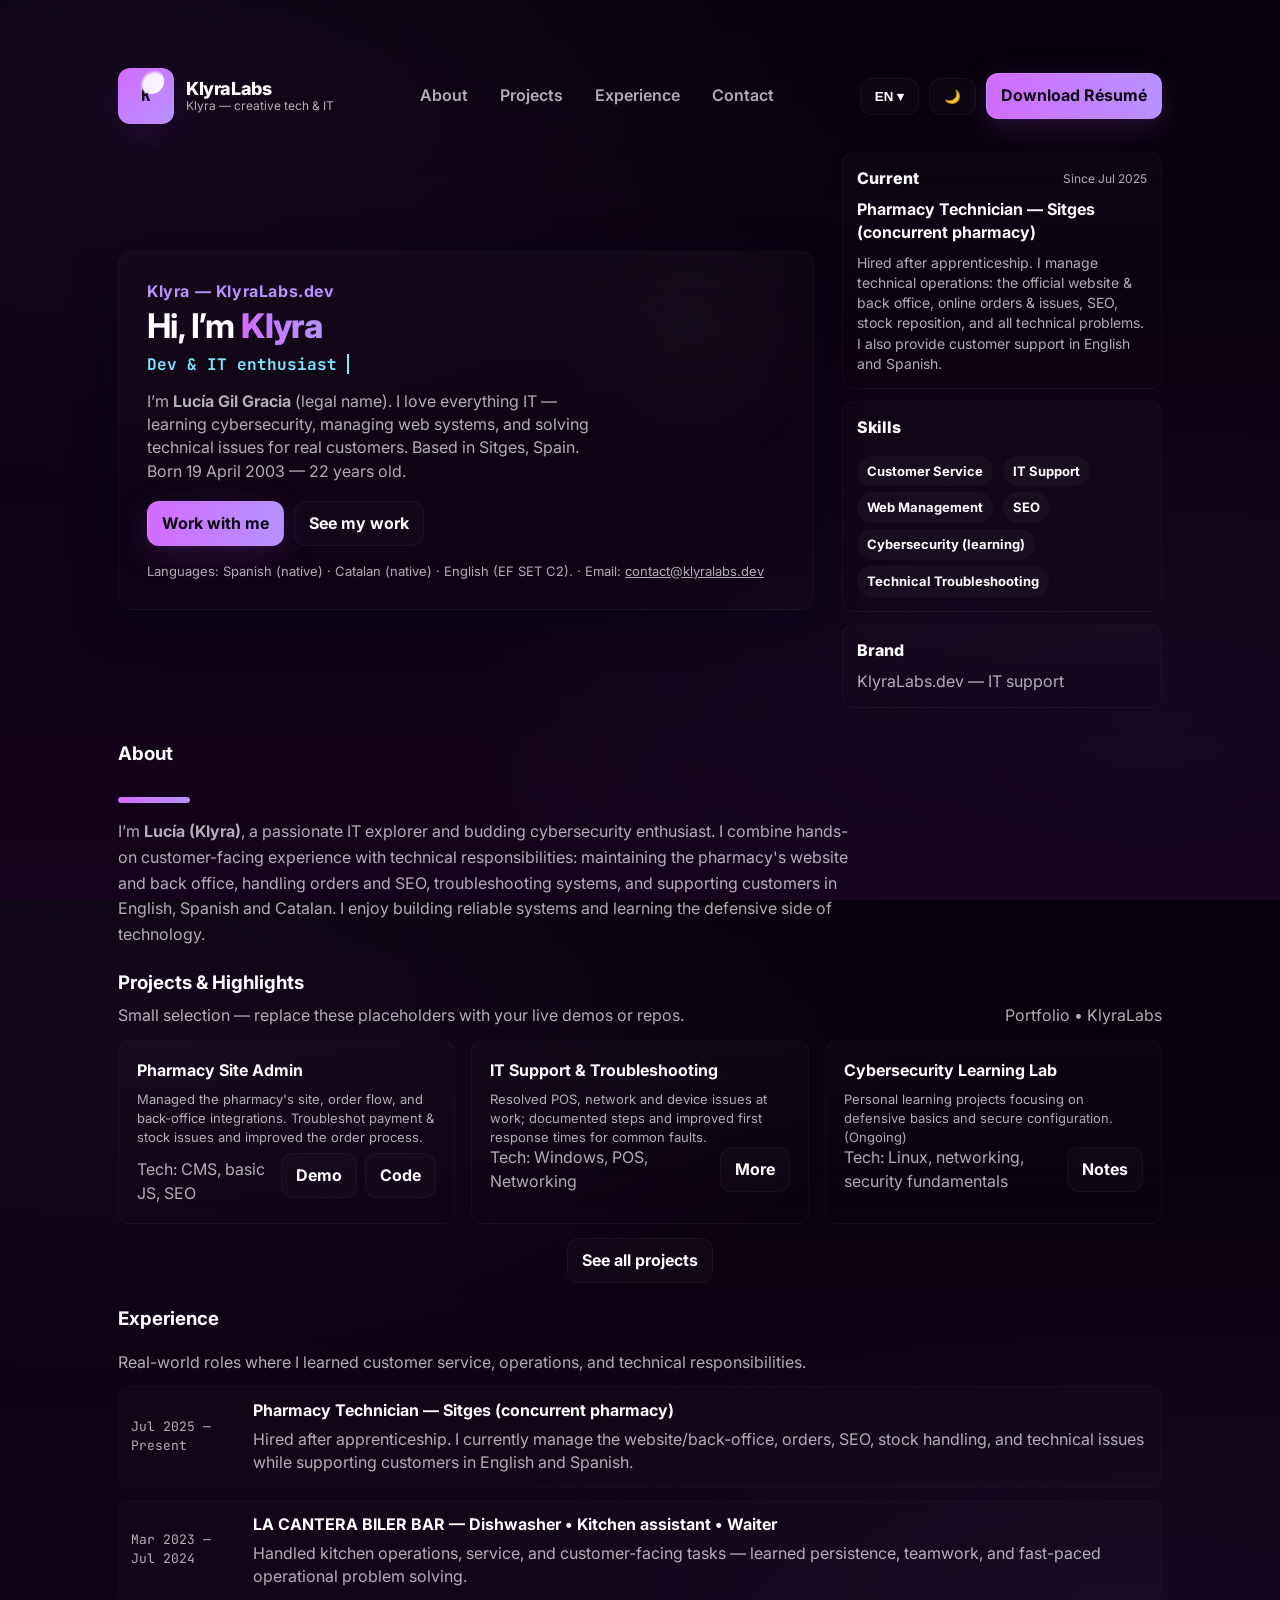
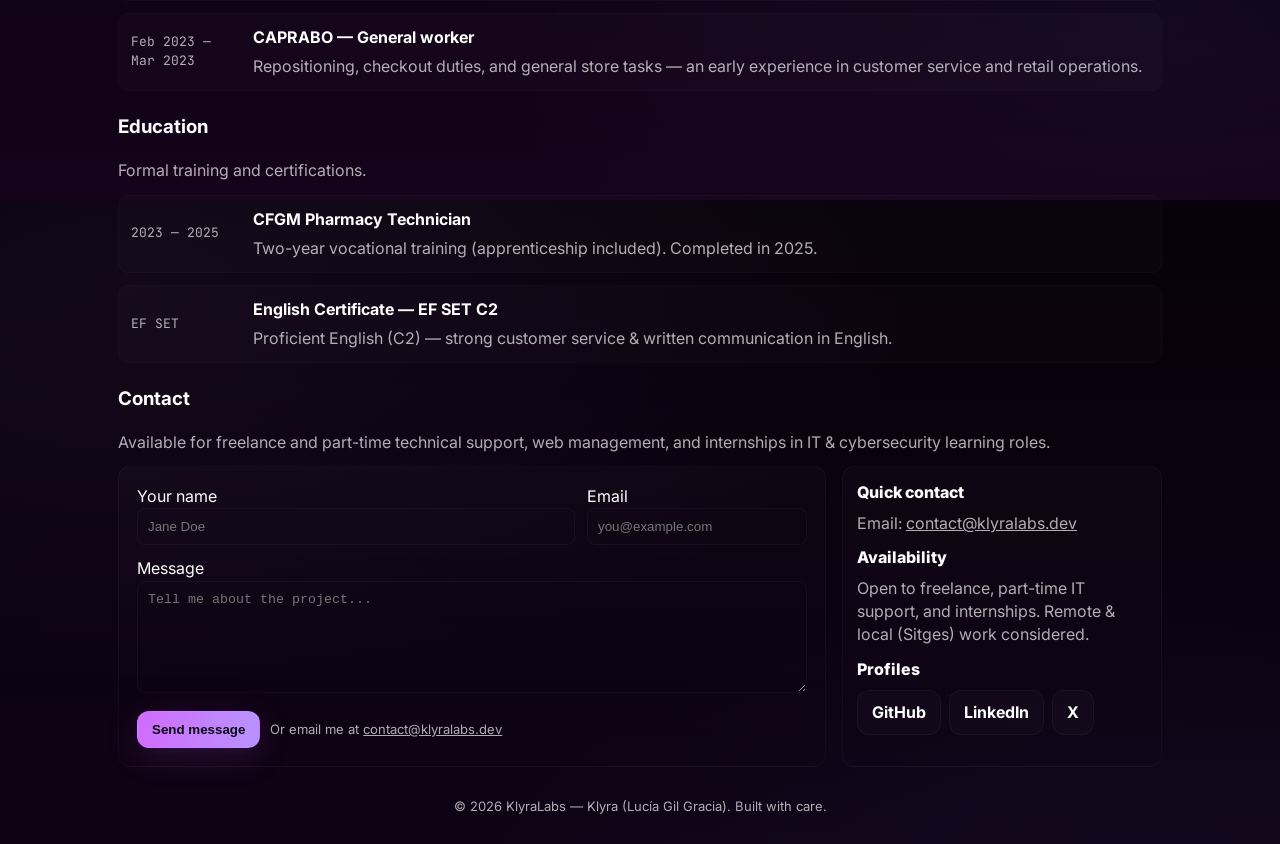
<file: index.html>
<!doctype html>
<html lang="en">
<head>
  <meta charset="utf-8" />
  <meta name="viewport" content="width=device-width,initial-scale=1" />
  <title>KlyraLabs — Klyra (Lucía Gil Gracia)</title>
  <meta name="description" content="KlyraLabs — Klyra. Dev & IT enthusiast exploring cybersecurity. Portfolio of Lucía Gil Gracia." />
  <link href="https://fonts.googleapis.com/css2?family=Inter:wght@300;400;600;700;800&family=JetBrains+Mono:wght@400;600&display=swap" rel="stylesheet">
  <style>
    :root{
      --bg-0: #06010a;
      --bg-1: #14031a;
      --panel: rgba(255,255,255,0.03);
      --muted: rgba(255,255,255,0.68);
      --neon-mag: #d16cff;      /* magenta */
      --neon-lav: #b892ff;      /* lavender */
      --neon-cyan: #7ee7ff;
      --accent-glow: 0 8px 34px rgba(209,108,255,0.15), 0 2px 8px rgba(124,58,237,0.08);
      --radius: 14px;
      --max-width: 1100px;
      font-family: "Inter", system-ui, -apple-system, "Segoe UI", Roboto, Arial;
      color-scheme: dark;
    }
    *{box-sizing:border-box}
    html,body{height:100%}
    body{
      margin:0;
      background:
        radial-gradient(800px 400px at 10% 10%, rgba(209,108,255,0.06), transparent),
        radial-gradient(700px 350px at 90% 80%, rgba(124,146,255,0.04), transparent),
        linear-gradient(180deg,var(--bg-0),var(--bg-1));
      color:#fff;
      -webkit-font-smoothing:antialiased;
      -moz-osx-font-smoothing:grayscale;
      font-size:16px;
      line-height:1.45;
    }

    .wrap{
      max-width:var(--max-width);
      margin:40px auto;
      padding:28px;
    }

    /* Header */
    header{ display:flex; gap:16px; align-items:center; justify-content:space-between; margin-bottom:28px; }
    .brand{ display:flex; gap:12px; align-items:center; text-decoration:none; color:inherit; }
    .logo {
      width:56px;
      height:56px;
      border-radius:12px;
      background: linear-gradient(135deg,var(--neon-mag),var(--neon-lav));
      display:grid;
      place-items:center;
      box-shadow: 0 8px 30px rgba(98,33,161,0.25), 0 2px 6px rgba(0,0,0,0.6);
      position:relative;
      overflow:visible;
    }
    /* crescent moon motif */
    .logo::after{
      content:"";
      position:absolute;
      width:26px; height:26px;
      border-radius:50%;
      background: rgba(255,255,255,0.95);
      right:10px; top:10px;
      transform: translate(4px,-6px);
      mix-blend-mode:screen;
      filter: blur(1px);
      opacity:0.95;
      box-shadow: 0 6px 18px rgba(177,98,255,0.16);
      clip-path: circle(50% at 35% 35%);
    }
    .logo span{ font-weight:800; font-family: "JetBrains Mono", monospace; color:#0a0014; }

    .brand .title{ line-height:1; }
    .brand .title .main{ font-weight:800; font-size:18px; letter-spacing:-0.4px; }
    .brand .title .sub{ font-size:12px; color:var(--muted); margin-top:2px; }

    nav{ display:flex; gap:12px; align-items:center; }
    .nav-link{ color:var(--muted); text-decoration:none; font-weight:600; padding:8px 10px; border-radius:10px; }
    .nav-link:hover{ color:#fff; transform:translateY(-2px); }

    .controls{ display:flex; gap:10px; align-items:center; }

    .btn{
      display:inline-flex; gap:10px; align-items:center;
      padding:10px 14px; border-radius:12px; text-decoration:none; color:inherit;
      background: rgba(255,255,255,0.02); border:1px solid rgba(255,255,255,0.04);
      font-weight:700; cursor:pointer;
    }
    .btn.neon{
      background: linear-gradient(90deg,var(--neon-mag),var(--neon-lav));
      color:#0b0710; box-shadow: var(--accent-glow);
    }

    /* Hero */
    .hero{
      display:grid;
      grid-template-columns: 1fr 320px;
      gap:28px;
      align-items:center;
      margin-bottom:32px;
    }
    .hero-card{
      background: linear-gradient(180deg, rgba(255,255,255,0.02), transparent);
      padding:28px;
      border-radius:var(--radius);
      box-shadow: 0 10px 40px rgba(2,6,23,0.6);
      position:relative;
      overflow:hidden;
      min-height:230px;
      border: 1px solid rgba(255,255,255,0.03);
    }
    .moon-deco{
      position:absolute; right:-120px; top:-40px; width:360px; height:360px; border-radius:50%;
      background: radial-gradient(circle at 30% 35%, rgba(255,255,255,0.06), rgba(209,108,255,0.02) 30%, transparent 40%);
      filter: blur(36px); transform:rotate(8deg);
      opacity:0.6; pointer-events:none;
    }

    .eyebrow{ color:var(--neon-lav); font-weight:700; letter-spacing:0.6px; }
    h1{ margin:6px 0 6px 0; font-size:34px; line-height:1; letter-spacing:-0.6px; }
    .hero-sub{ color:var(--muted); max-width:70%; margin-top:10px; }

    .role{
      margin-top:10px; display:flex; gap:10px; align-items:center; color:var(--neon-cyan);
      font-weight:700; font-family:"JetBrains Mono", monospace;
    }
    .cursor{ width:2px; height:20px; background:currentColor; animation:blink 1s infinite; }
    @keyframes blink{ 50% { opacity:0 } }

    /* right column */
    .side-card{ display:flex; flex-direction:column; gap:12px; }
    .mini{ background: linear-gradient(180deg, rgba(255,255,255,0.02), transparent); padding:14px; border-radius:12px; border: 1px solid rgba(255,255,255,0.03); }

    .pill{ display:inline-block; padding:6px 10px; margin:6px 6px 0 0; border-radius:999px; background: rgba(255,255,255,0.03); font-weight:700; font-size:13px; }

    /* sections */
    section{ margin-top:22px; }
    .section-grid{ display:grid; grid-template-columns: repeat(3,1fr); gap:16px; margin-top:12px; }
    .card{ padding:18px; border-radius:12px; background: linear-gradient(180deg, rgba(255,255,255,0.02), transparent); border:1px solid rgba(255,255,255,0.03); }

    .project{ transition: transform .22s, box-shadow .22s; }
    .project:hover{ transform: translateY(-10px); box-shadow: 0 24px 60px rgba(5,6,10,0.7); }

    .timeline{ display:flex; flex-direction:column; gap:12px; margin-top:12px; }
    .timeline-item{ display:grid; grid-template-columns:110px 1fr; gap:12px; align-items:center; padding:12px; border-radius:10px; background: rgba(255,255,255,0.015); border:1px solid rgba(255,255,255,0.02); }
    .date{ font-family:"JetBrains Mono", monospace; color:var(--muted); font-size:13px; }

    .muted{ color:var(--muted) }

    footer{ margin-top:30px; text-align:center; color:var(--muted); font-size:13px; }

    /* reveal */
    .reveal{ opacity:0; transform:translateY(10px); transition: all .7s cubic-bezier(.2,.9,.2,1); }
    .reveal.visible{ opacity:1; transform:none; }

    /* responsive */
    @media (max-width: 980px){
      .hero{ grid-template-columns:1fr; }
      .section-grid{ grid-template-columns: repeat(2,1fr); }
    }
    @media (max-width:640px){
      .section-grid{ grid-template-columns:1fr; }
      header{ flex-direction:column; align-items:flex-start; gap:12px; }
      .logo{ width:48px; height:48px; }
      h1{ font-size:26px; }
      .hero-sub{ max-width:100%; }
    }

    /* small utilities */
    a:focus, button:focus, input:focus, textarea:focus { outline:none; box-shadow: 0 0 0 4px rgba(177,98,255,0.10); border-radius:10px; }
    .underline{ height:6px; width:72px; border-radius:8px; background: linear-gradient(90deg,var(--neon-mag),var(--neon-lav)); display:inline-block; margin-top:8px; }
  </style>
</head>
<body>
  <div class="wrap" id="top" data-theme="dark">
    <header>
      <a class="brand" href="#top" aria-label="KlyraLabs home">
        <div class="logo" aria-hidden="true"><span>K</span></div>
        <div class="title">
          <div class="main">KlyraLabs</div>
          <div class="sub">Klyra — creative tech & IT</div>
        </div>
      </a>

      <nav aria-label="Main navigation">
        <a class="nav-link" href="#about">About</a>
        <a class="nav-link" href="#projects">Projects</a>
        <a class="nav-link" href="#experience">Experience</a>
        <a class="nav-link" href="#contact">Contact</a>
      </nav>

      <div class="controls">
        <!-- Language toggle placeholder -->
        <button id="langToggle" class="btn" aria-pressed="false" title="Language toggle">EN ▾</button>

        <button id="themeToggle" class="btn" title="Toggle theme">🌙</button>

        <a id="resumeBtn" class="btn neon" href="#" download="Klyra_Resume.txt" title="Download résumé (placeholder)">Download Résumé</a>
      </div>
    </header>

    <!-- HERO -->
    <main>
      <section class="hero">
        <div class="hero-card reveal">
          <div class="moon-deco" aria-hidden="true"></div>

          <div class="eyebrow">Klyra — KlyraLabs.dev</div>
          <h1>Hi, I’m <span style="background:linear-gradient(90deg,var(--neon-mag),var(--neon-lav)); -webkit-background-clip:text; color:transparent; font-weight:800;">Klyra</span></h1>

          <div class="role">
            <div id="typeText">Dev & IT enthusiast</div>
            <div class="cursor" aria-hidden="true"></div>
          </div>

          <p class="hero-sub" style="margin-top:14px;">
            I’m <strong>Lucía Gil Gracia</strong> (legal name). I love everything IT — learning cybersecurity, managing web systems, and solving technical issues for real customers. Based in Sitges, Spain. Born 19 April 2003 — 22 years old.
          </p>

          <div style="margin-top:18px; display:flex; gap:10px; align-items:center;">
            <a class="btn neon" href="#contact">Work with me</a>
            <a class="btn" href="#projects">See my work</a>
          </div>

          <div style="margin-top:16px; color:var(--muted); font-size:13px;">
            Languages: Spanish (native) · Catalan (native) · English (EF SET C2). · Email: <a href="mailto:contact@klyralabs.dev" style="color:inherit; text-decoration:underline;">contact@klyralabs.dev</a>
          </div>
        </div>

        <aside class="side-card">
          <div class="mini reveal">
            <div style="display:flex; justify-content:space-between; align-items:center;">
              <div style="font-weight:800">Current</div>
              <div style="font-size:12px; color:var(--muted)">Since Jul 2025</div>
            </div>
            <div style="margin-top:8px; font-weight:700">Pharmacy Technician — Sitges (concurrent pharmacy)</div>
            <div class="muted" style="margin-top:8px; font-size:14px;">
              Hired after apprenticeship. I manage technical operations: the official website & back office, online orders & issues, SEO, stock reposition, and all technical problems. I also provide customer support in English and Spanish.
            </div>
          </div>

          <div class="mini reveal">
            <div style="font-weight:800">Skills</div>
            <div style="margin-top:10px">
              <span class="pill">Customer Service</span>
              <span class="pill">IT Support</span>
              <span class="pill">Web Management</span>
              <span class="pill">SEO</span>
              <span class="pill">Cybersecurity (learning)</span>
              <span class="pill">Technical Troubleshooting</span>
            </div>
          </div>

          <div class="mini reveal" aria-hidden="true">
            <div style="font-weight:800">Brand</div>
            <div class="muted" style="margin-top:8px">KlyraLabs.dev — IT support</div>
          </div>
        </aside>
      </section>

      <!-- ABOUT -->
      <section id="about" aria-labelledby="aboutTitle">
        <h3 id="aboutTitle">About</h3>
        <span class="underline" aria-hidden="true"></span>
        <div class="muted" style="margin-top:10px; max-width:70%; line-height:1.6;">
          I’m <strong>Lucía (Klyra)</strong>, a passionate IT explorer and budding cybersecurity enthusiast. I combine hands-on customer-facing experience with technical responsibilities: maintaining the pharmacy's website and back office, handling orders and SEO, troubleshooting systems, and supporting customers in English, Spanish and Catalan. I enjoy building reliable systems and learning the defensive side of technology.
        </div>
      </section>

      <!-- Projects (example placeholders you can replace) -->
      <section id="projects">
        <div style="display:flex; justify-content:space-between; align-items:end;">
          <div>
            <h3 style="margin:0">Projects & Highlights</h3>
            <div class="muted" style="margin-top:8px">Small selection — replace these placeholders with your live demos or repos.</div>
          </div>
          <div class="muted">Portfolio • KlyraLabs</div>
        </div>

        <div class="section-grid">
          <article class="card project reveal" tabindex="0">
            <h4 style="margin:0">Pharmacy Site Admin</h4>
            <div class="muted" style="font-size:13px; margin-top:8px;">Managed the pharmacy's site, order flow, and back-office integrations. Troubleshot payment & stock issues and improved the order process.</div>
            <div style="margin-top:auto; display:flex; justify-content:space-between; align-items:center;">
              <div style="margin-top:12px" class="muted">Tech: CMS, basic JS, SEO</div>
              <div style="display:flex; gap:8px;">
                <a class="btn" href="#" aria-label="View demo">Demo</a>
                <a class="btn" href="#" aria-label="View code">Code</a>
              </div>
            </div>
          </article>

          <article class="card project reveal" tabindex="0">
            <h4 style="margin:0">IT Support & Troubleshooting</h4>
            <div class="muted" style="font-size:13px; margin-top:8px;">Resolved POS, network and device issues at work; documented steps and improved first response times for common faults.</div>
            <div style="margin-top:auto; display:flex; justify-content:space-between; align-items:center;">
              <div class="muted">Tech: Windows, POS, Networking</div>
              <div style="display:flex; gap:8px;">
                <a class="btn" href="#" aria-label="More info">More</a>
              </div>
            </div>
          </article>

          <article class="card project reveal" tabindex="0">
            <h4 style="margin:0">Cybersecurity Learning Lab</h4>
            <div class="muted" style="font-size:13px; margin-top:8px;">Personal learning projects focusing on defensive basics and secure configuration. (Ongoing)</div>
            <div style="margin-top:auto; display:flex; justify-content:space-between; align-items:center;">
              <div class="muted">Tech: Linux, networking, security fundamentals</div>
              <div style="display:flex; gap:8px;">
                <a class="btn" href="#" aria-label="See notes">Notes</a>
              </div>
            </div>
          </article>
        </div>

        <div style="margin-top:14px; display:flex; justify-content:center;">
          <a class="btn" href="#" aria-label="See all projects">See all projects</a>
        </div>
      </section>

      <!-- Experience -->
      <section id="experience" aria-labelledby="expTitle">
        <h3 id="expTitle" style="margin-top:22px">Experience</h3>
        <div class="muted" style="margin-top:8px">Real-world roles where I learned customer service, operations, and technical responsibilities.</div>

        <div class="timeline reveal">
          <div class="timeline-item">
            <div class="date">Jul 2025 — Present</div>
            <div>
              <h4 style="margin:0">Pharmacy Technician — Sitges (concurrent pharmacy)</h4>
              <div class="muted" style="margin-top:6px;">Hired after apprenticeship. I currently manage the website/back-office, orders, SEO, stock handling, and technical issues while supporting customers in English and Spanish.</div>
            </div>
          </div>

          <div class="timeline-item">
            <div class="date">Mar 2023 — Jul 2024</div>
            <div>
              <h4 style="margin:0">LA CANTERA BILER BAR — Dishwasher • Kitchen assistant • Waiter</h4>
              <div class="muted" style="margin-top:6px;">Handled kitchen operations, service, and customer-facing tasks — learned persistence, teamwork, and fast-paced operational problem solving.</div>
            </div>
          </div>

          <div class="timeline-item">
            <div class="date">Feb 2023 — Mar 2023</div>
            <div>
              <h4 style="margin:0">CAPRABO — General worker</h4>
              <div class="muted" style="margin-top:6px;">Repositioning, checkout duties, and general store tasks — an early experience in customer service and retail operations.</div>
            </div>
          </div>
        </div>
      </section>

      <!-- Education -->
      <section id="education">
        <h3 style="margin-top:22px">Education</h3>
        <div class="muted" style="margin-top:8px">Formal training and certifications.</div>

        <div class="timeline reveal" style="margin-top:12px;">
          <div class="timeline-item">
            <div class="date">2023 — 2025</div>
            <div>
              <h4 style="margin:0">CFGM Pharmacy Technician</h4>
              <div class="muted" style="margin-top:6px;">Two-year vocational training (apprenticeship included). Completed in 2025.</div>
            </div>
          </div>

          <div class="timeline-item">
            <div class="date">EF SET</div>
            <div>
              <h4 style="margin:0">English Certificate — EF SET C2</h4>
              <div class="muted" style="margin-top:6px;">Proficient English (C2) — strong customer service & written communication in English.</div>
            </div>
          </div>
        </div>
      </section>

      <!-- Contact -->
      <section id="contact" style="margin-top:22px;">
        <h3>Contact</h3>
        <div class="muted" style="margin-top:8px">Available for freelance and part-time technical support, web management, and internships in IT & cybersecurity learning roles.</div>

        <div style="display:grid; grid-template-columns: 1fr 320px; gap:16px; margin-top:12px;">
          <form class="card reveal" id="contactForm" onsubmit="event.preventDefault(); sendMail();" aria-label="Contact form">
            <div style="display:flex; gap:12px;">
              <div style="flex:1">
                <label for="name">Your name</label>
                <input id="name" name="name" placeholder="Jane Doe" required style="width:100%; padding:10px; border-radius:8px; border:1px solid rgba(255,255,255,0.04); background:transparent; color:inherit;">
              </div>
              <div style="width:220px">
                <label for="email">Email</label>
                <input id="email" type="email" name="email" placeholder="you@example.com" required style="width:100%; padding:10px; border-radius:8px; border:1px solid rgba(255,255,255,0.04); background:transparent; color:inherit;">
              </div>
            </div>

            <div style="margin-top:12px;">
              <label for="message">Message</label>
              <textarea id="message" rows="6" placeholder="Tell me about the project..." required style="width:100%; padding:10px; border-radius:8px; border:1px solid rgba(255,255,255,0.04); background:transparent; color:inherit;"></textarea>
            </div>

            <div style="margin-top:12px; display:flex; gap:10px; align-items:center;">
              <button class="btn neon" type="submit">Send message</button>
              <div class="muted" style="font-size:13px">Or email me at <a href="mailto:contact@klyralabs.dev" style="color:inherit; text-decoration:underline;">contact@klyralabs.dev</a></div>
            </div>
          </form>

          <aside class="mini reveal" aria-hidden="true">
            <div style="font-weight:800">Quick contact</div>
            <div class="muted" style="margin-top:8px">Email: <a href="mailto:contact@klyralabs.dev" style="color:inherit; text-decoration:underline;">contact@klyralabs.dev</a></div>
            <div style="margin-top:10px; font-weight:800">Availability</div>
            <div class="muted" style="margin-top:8px">Open to freelance, part-time IT support, and internships. Remote & local (Sitges) work considered.</div>

            <div style="margin-top:12px;">
              <div style="font-weight:800; margin-bottom:8px;">Profiles</div>
              <div style="display:flex; gap:8px; flex-wrap:wrap;">
                <a class="btn" href="#" aria-label="GitHub">GitHub</a>
                <a class="btn" href="#" aria-label="LinkedIn">LinkedIn</a>
                <a class="btn" href="#" aria-label="Twitter/X">X</a>
              </div>
            </div>
          </aside>
        </div>
      </section>
    </main>

    <footer>
      © <span id="year"></span> KlyraLabs — Klyra (Lucía Gil Gracia). Built with care.
    </footer>
  </div>

  <script>
    // small interactions and placeholders
    document.getElementById('year').textContent = new Date().getFullYear();

    // Respect prefers-color-scheme but keep main style dark — theme toggle currently toggles light/dark placeholder.
    const wrap = document.querySelector('.wrap');
    const themeBtn = document.getElementById('themeToggle');
    function setTheme(t){
      wrap.setAttribute('data-theme', t);
      themeBtn.textContent = t === 'light' ? '🌤️' : '🌙';
      themeBtn.setAttribute('aria-pressed', t === 'light');
      // For now we only change body background subtly — placeholder for later expansion.
      if (t === 'light') document.body.style.filter = 'brightness(1.06)';
      else document.body.style.filter = '';
    }
    setTheme('dark');
    themeBtn.addEventListener('click', () => setTheme(wrap.getAttribute('data-theme') === 'dark' ? 'light' : 'dark'));

    // Language toggle placeholder (EN / ES) — does not translate content yet
    const langBtn = document.getElementById('langToggle');
    langBtn.addEventListener('click', () => {
      const isEn = langBtn.getAttribute('aria-pressed') === 'true';
      langBtn.setAttribute('aria-pressed', !isEn);
      langBtn.textContent = isEn ? 'EN ▾' : 'ES ▾';
      // placeholder: later implement translations or fetch localized file
      alert('Language toggle placeholder — Spanish version coming soon.');
    });

    // reveal on scroll
    const reveals = document.querySelectorAll('.reveal');
    const obs = new IntersectionObserver((entries) => {
      for (const e of entries){
        if (e.isIntersecting) {
          e.target.classList.add('visible');
          obs.unobserve(e.target);
        }
      }
    }, {threshold: 0.15});
    reveals.forEach(r => obs.observe(r));

    // typing effect for role
    (function typingEffect(){
      const texts = ['Dev & IT enthusiast', 'Learning cybersecurity', 'Web & systems support'];
      const el = document.getElementById('typeText');
      let i=0, j=0, forward=true;
      const tick = () => {
        const current = texts[i];
        el.textContent = current.slice(0,j);
        if (forward){
          if (j < current.length) j++;
          else { forward=false; setTimeout(tick,900); return; }
        } else {
          if (j > 0) j--;
          else { forward=true; i=(i+1)%texts.length; }
        }
        setTimeout(tick, forward?70:40);
      };
      tick();
    })();

    // Send mail fallback via mailto
    function sendMail(){
      const name = encodeURIComponent(document.getElementById('name').value.trim());
      const email = encodeURIComponent(document.getElementById('email').value.trim());
      const message = encodeURIComponent(document.getElementById('message').value.trim());
      const subject = encodeURIComponent('Contact from KlyraLabs website: ' + (name || 'visitor'));
      const body = encodeURIComponent(`Name: ${name}\nEmail: ${email}\n\n${message}`);
      location.href = `mailto:contact@klyralabs.dev?subject=${subject}&body=${body}`;
    }

    // Resume placeholder: create small downloadable text resume if no real URL is provided
    (function setupResume(){
      const dl = document.getElementById('resumeBtn');
      if (dl.getAttribute('href') === '#' || dl.getAttribute('href') === null) {
        const resumeText = `Klyra (Lucía Gil Gracia)\nKlyraLabs.dev\ncontact@klyralabs.dev\n\nProfile:\nIT & customer-facing professional. Interested in cybersecurity and web systems.\n\nExperience:\n- Pharmacy Technician, Sitges (Jul 2025 – Present)\n- LA CANTERA BILER BAR (Mar 2023 – Jul 2024)\n- CAPRABO (Feb 2023 – Mar 2023)\n\nEducation:\n- CFGM Pharmacy Technician (2023–2025)\n\nLanguages: Spanish, Catalan (native), English (EF SET C2)\n\nSkills: Customer service, web management, SEO, IT support, troubleshooting, cybersecurity learning.`;
        const blob = new Blob([resumeText], {type:'text/plain'});
        const url = URL.createObjectURL(blob);
        dl.href = url;
        dl.download = 'Klyra_Resume.txt';
      }
    })();

    // small keyboard helper: press "p" to jump to projects
    window.addEventListener('keydown', (e) => {
      if (e.key.toLowerCase() === 'p') location.hash = '#projects';
    });
  </script>
</body>
</html>
</file>
